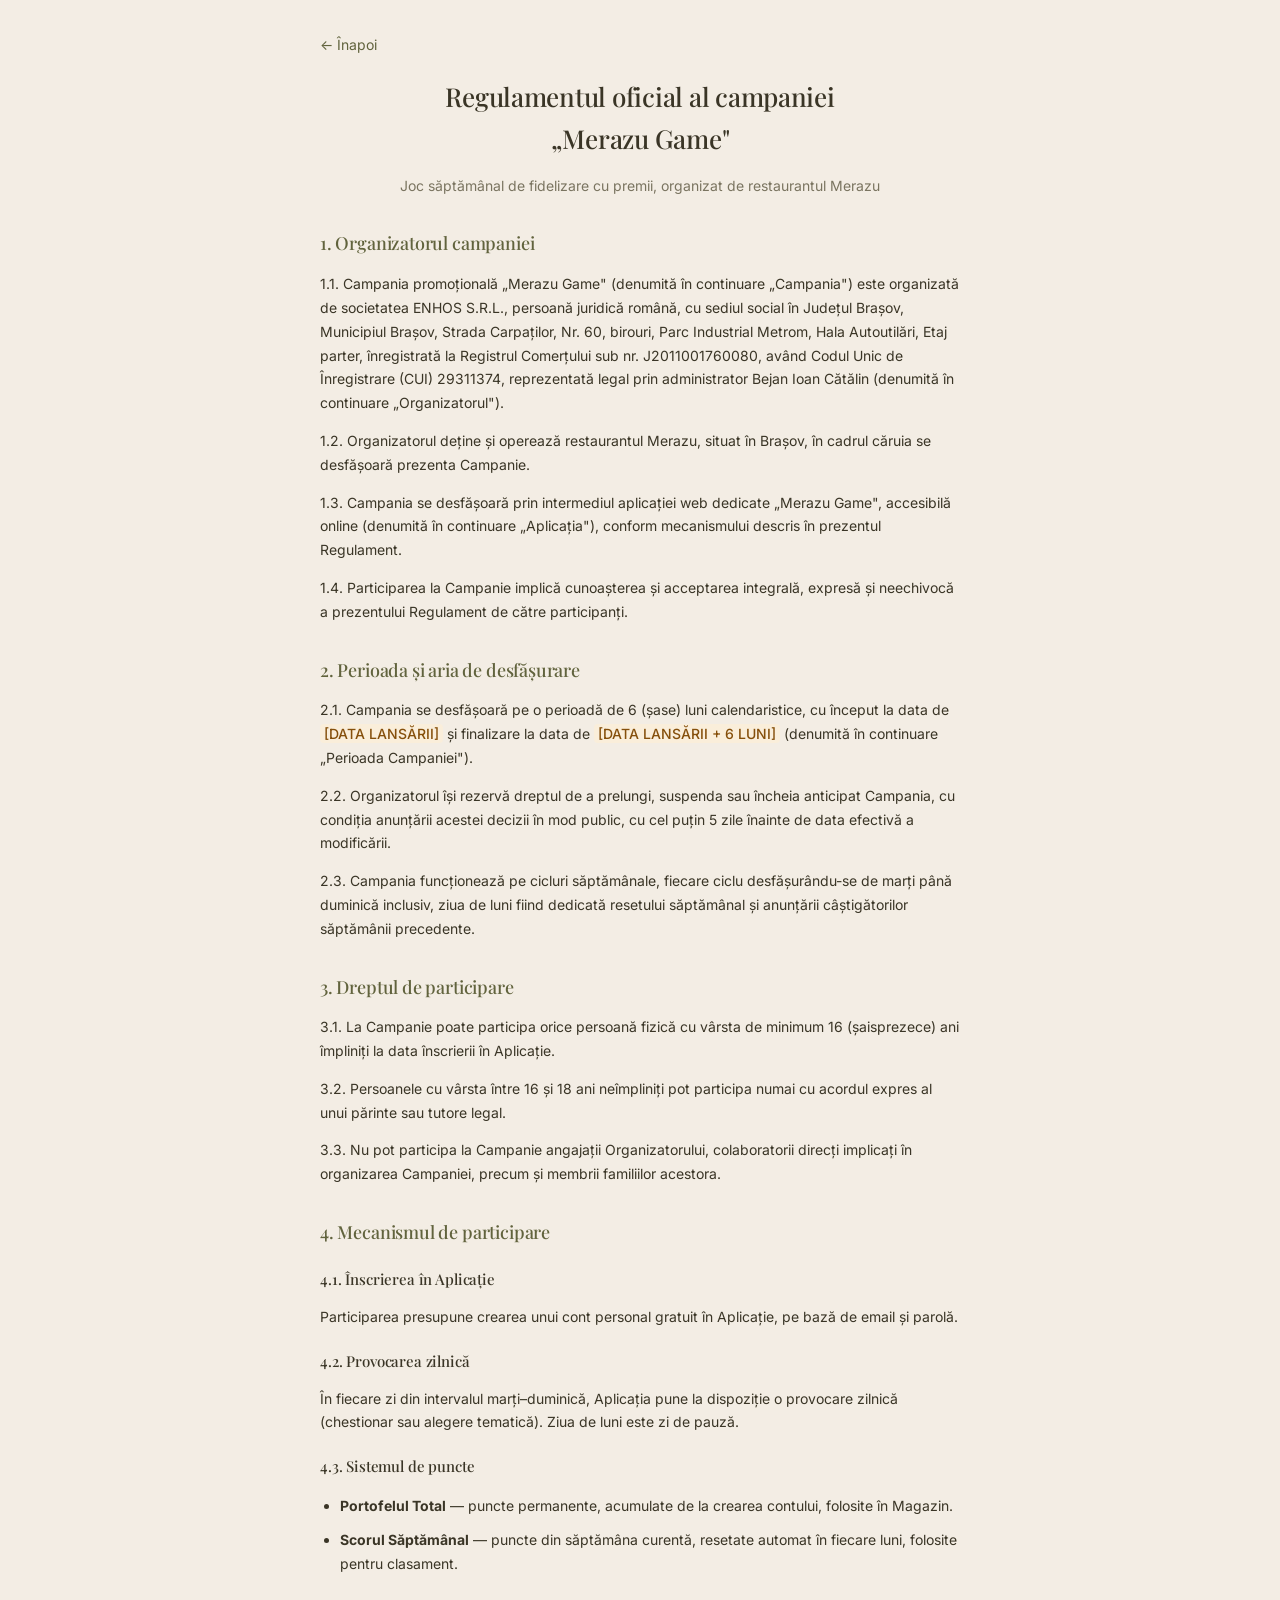
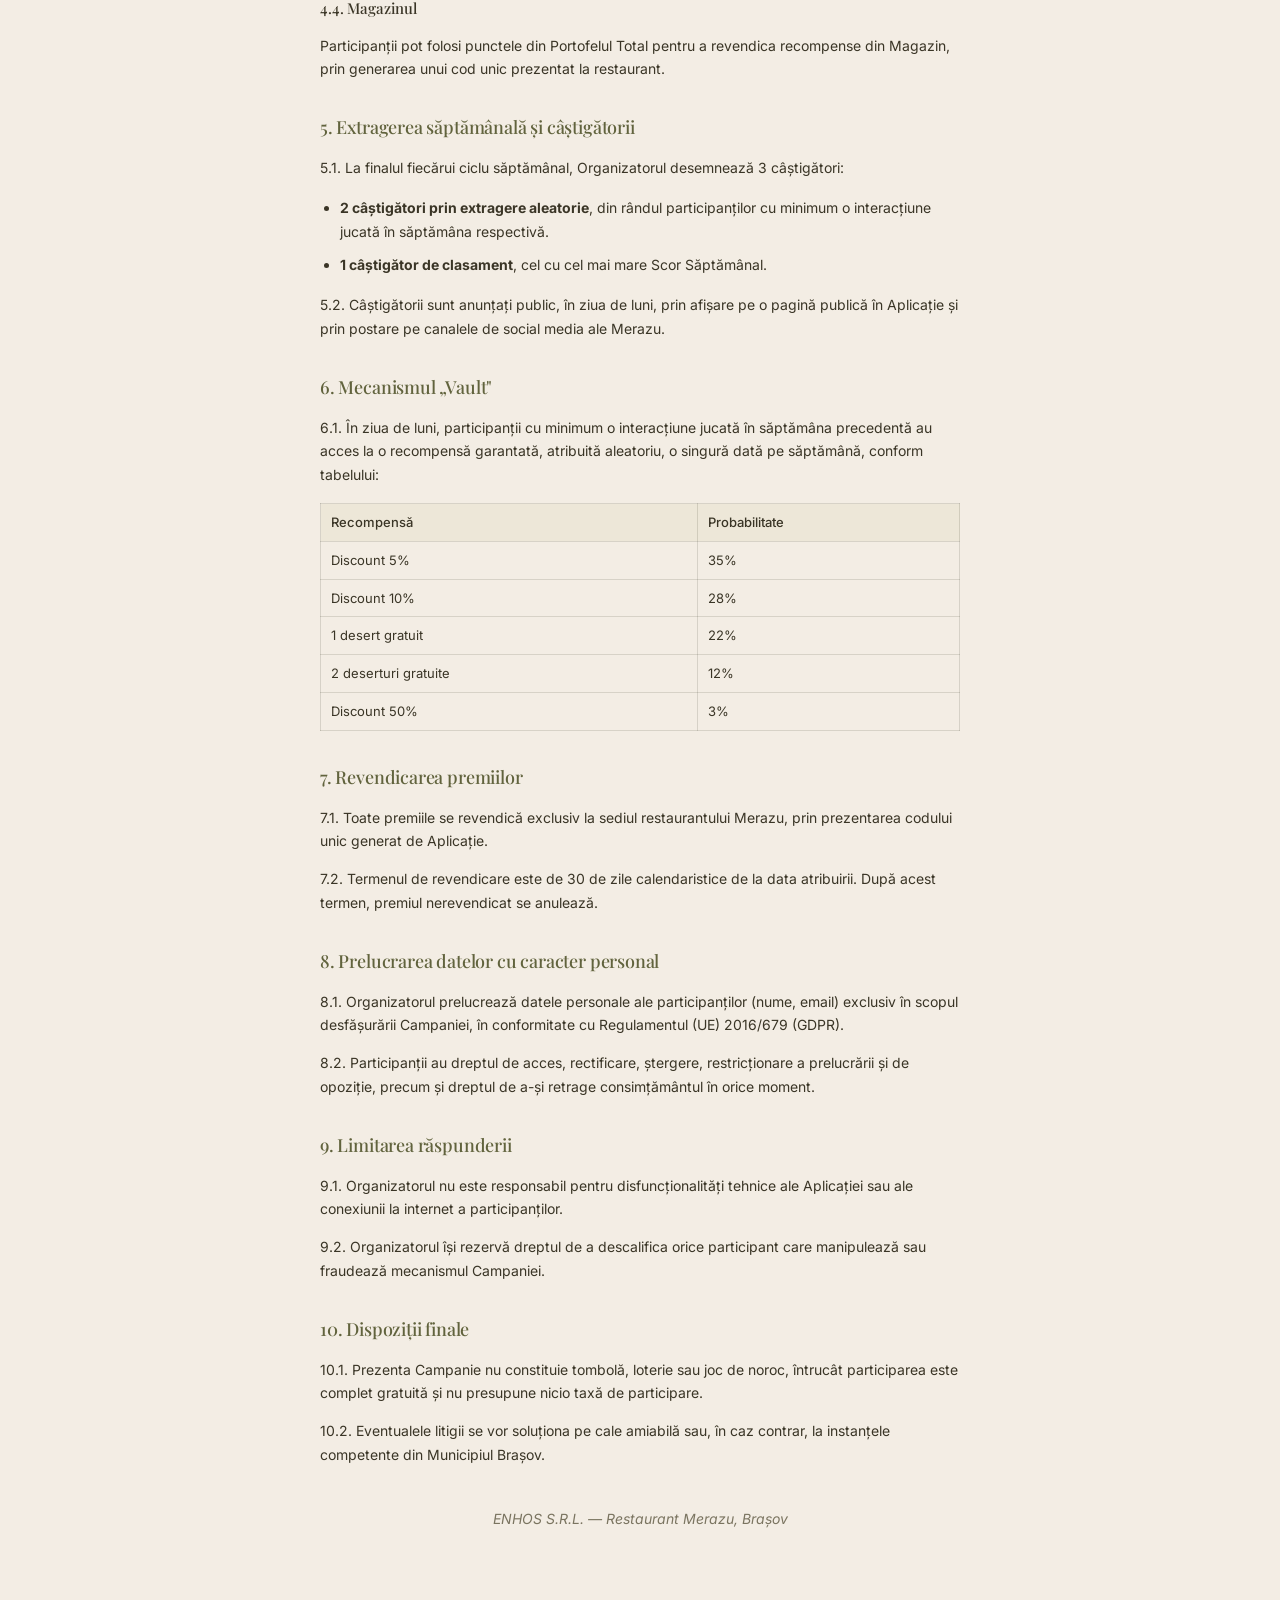
<file: regulament.html>
<!DOCTYPE html>
<html lang="ro">
<head>
<meta charset="UTF-8">
<meta name="viewport" content="width=device-width, initial-scale=1.0">
<title>Regulament oficial — Merazu Game</title>
<link rel="stylesheet" href="style.css">
<style>
.reg-wrap {
  max-width: 680px;
  margin: 0 auto;
  padding: 32px 20px 60px;
}
.reg-wrap h1 {
  font-size: 26px;
  text-align: center;
  margin-bottom: 4px;
}
.reg-wrap .reg-sub {
  text-align: center;
  color: var(--color-ink-soft);
  font-size: 14px;
  margin-bottom: 32px;
}
.reg-wrap h2 {
  font-size: 18px;
  margin: 32px 0 12px;
  color: var(--color-deep);
}
.reg-wrap h3 {
  font-size: 15px;
  margin: 20px 0 8px;
  color: var(--color-ink);
}
.reg-wrap p, .reg-wrap li {
  font-size: 14px;
  line-height: 1.7;
  color: var(--color-ink);
  margin-bottom: 10px;
}
.reg-wrap ul {
  padding-left: 20px;
}
.reg-wrap table {
  width: 100%;
  border-collapse: collapse;
  margin: 16px 0;
  font-size: 13px;
}
.reg-wrap th, .reg-wrap td {
  border: 1px solid rgba(58,53,38,0.15);
  padding: 8px 10px;
  text-align: left;
}
.reg-wrap th {
  background: var(--color-sand-light);
  font-weight: 500;
}
.reg-wrap .placeholder {
  background: #FAEEDA;
  color: #854F0B;
  font-weight: 500;
  padding: 1px 4px;
  border-radius: 4px;
}
.back-link {
  display: inline-block;
  margin-bottom: 20px;
  font-size: 14px;
  color: var(--color-deep);
  text-decoration: none;
}
</style>
</head>
<body>

<div class="reg-wrap">

  <a href="index.html" class="back-link">&larr; Înapoi</a>

  <h1>Regulamentul oficial al campaniei<br>„Merazu Game"</h1>
  <p class="reg-sub">Joc săptămânal de fidelizare cu premii, organizat de restaurantul Merazu</p>

  <h2>1. Organizatorul campaniei</h2>
  <p>1.1. Campania promoțională „Merazu Game" (denumită în continuare „Campania") este organizată de societatea ENHOS S.R.L., persoană juridică română, cu sediul social în Județul Brașov, Municipiul Brașov, Strada Carpaților, Nr. 60, birouri, Parc Industrial Metrom, Hala Autoutilări, Etaj parter, înregistrată la Registrul Comerțului sub nr. J2011001760080, având Codul Unic de Înregistrare (CUI) 29311374, reprezentată legal prin administrator Bejan Ioan Cătălin (denumită în continuare „Organizatorul").</p>
  <p>1.2. Organizatorul deține și operează restaurantul Merazu, situat în Brașov, în cadrul căruia se desfășoară prezenta Campanie.</p>
  <p>1.3. Campania se desfășoară prin intermediul aplicației web dedicate „Merazu Game", accesibilă online (denumită în continuare „Aplicația"), conform mecanismului descris în prezentul Regulament.</p>
  <p>1.4. Participarea la Campanie implică cunoașterea și acceptarea integrală, expresă și neechivocă a prezentului Regulament de către participanți.</p>

  <h2>2. Perioada și aria de desfășurare</h2>
  <p>2.1. Campania se desfășoară pe o perioadă de 6 (șase) luni calendaristice, cu început la data de <span class="placeholder">[DATA LANSĂRII]</span> și finalizare la data de <span class="placeholder">[DATA LANSĂRII + 6 LUNI]</span> (denumită în continuare „Perioada Campaniei").</p>
  <p>2.2. Organizatorul își rezervă dreptul de a prelungi, suspenda sau încheia anticipat Campania, cu condiția anunțării acestei decizii în mod public, cu cel puțin 5 zile înainte de data efectivă a modificării.</p>
  <p>2.3. Campania funcționează pe cicluri săptămânale, fiecare ciclu desfășurându-se de marți până duminică inclusiv, ziua de luni fiind dedicată resetului săptămânal și anunțării câștigătorilor săptămânii precedente.</p>

  <h2>3. Dreptul de participare</h2>
  <p>3.1. La Campanie poate participa orice persoană fizică cu vârsta de minimum 16 (șaisprezece) ani împliniți la data înscrierii în Aplicație.</p>
  <p>3.2. Persoanele cu vârsta între 16 și 18 ani neîmpliniți pot participa numai cu acordul expres al unui părinte sau tutore legal.</p>
  <p>3.3. Nu pot participa la Campanie angajații Organizatorului, colaboratorii direcți implicați în organizarea Campaniei, precum și membrii familiilor acestora.</p>

  <h2>4. Mecanismul de participare</h2>
  <h3>4.1. Înscrierea în Aplicație</h3>
  <p>Participarea presupune crearea unui cont personal gratuit în Aplicație, pe bază de email și parolă.</p>

  <h3>4.2. Provocarea zilnică</h3>
  <p>În fiecare zi din intervalul marți–duminică, Aplicația pune la dispoziție o provocare zilnică (chestionar sau alegere tematică). Ziua de luni este zi de pauză.</p>

  <h3>4.3. Sistemul de puncte</h3>
  <ul>
    <li><strong>Portofelul Total</strong> — puncte permanente, acumulate de la crearea contului, folosite în Magazin.</li>
    <li><strong>Scorul Săptămânal</strong> — puncte din săptămâna curentă, resetate automat în fiecare luni, folosite pentru clasament.</li>
  </ul>

  <h3>4.4. Magazinul</h3>
  <p>Participanții pot folosi punctele din Portofelul Total pentru a revendica recompense din Magazin, prin generarea unui cod unic prezentat la restaurant.</p>

  <h2>5. Extragerea săptămânală și câștigătorii</h2>
  <p>5.1. La finalul fiecărui ciclu săptămânal, Organizatorul desemnează 3 câștigători:</p>
  <ul>
    <li><strong>2 câștigători prin extragere aleatorie</strong>, din rândul participanților cu minimum o interacțiune jucată în săptămâna respectivă.</li>
    <li><strong>1 câștigător de clasament</strong>, cel cu cel mai mare Scor Săptămânal.</li>
  </ul>
  <p>5.2. Câștigătorii sunt anunțați public, în ziua de luni, prin afișare pe o pagină publică în Aplicație și prin postare pe canalele de social media ale Merazu.</p>

  <h2>6. Mecanismul „Vault"</h2>
  <p>6.1. În ziua de luni, participanții cu minimum o interacțiune jucată în săptămâna precedentă au acces la o recompensă garantată, atribuită aleatoriu, o singură dată pe săptămână, conform tabelului:</p>
  <table>
    <tr><th>Recompensă</th><th>Probabilitate</th></tr>
    <tr><td>Discount 5%</td><td>35%</td></tr>
    <tr><td>Discount 10%</td><td>28%</td></tr>
    <tr><td>1 desert gratuit</td><td>22%</td></tr>
    <tr><td>2 deserturi gratuite</td><td>12%</td></tr>
    <tr><td>Discount 50%</td><td>3%</td></tr>
  </table>

  <h2>7. Revendicarea premiilor</h2>
  <p>7.1. Toate premiile se revendică exclusiv la sediul restaurantului Merazu, prin prezentarea codului unic generat de Aplicație.</p>
  <p>7.2. Termenul de revendicare este de 30 de zile calendaristice de la data atribuirii. După acest termen, premiul nerevendicat se anulează.</p>

  <h2>8. Prelucrarea datelor cu caracter personal</h2>
  <p>8.1. Organizatorul prelucrează datele personale ale participanților (nume, email) exclusiv în scopul desfășurării Campaniei, în conformitate cu Regulamentul (UE) 2016/679 (GDPR).</p>
  <p>8.2. Participanții au dreptul de acces, rectificare, ștergere, restricționare a prelucrării și de opoziție, precum și dreptul de a-și retrage consimțământul în orice moment.</p>

  <h2>9. Limitarea răspunderii</h2>
  <p>9.1. Organizatorul nu este responsabil pentru disfuncționalități tehnice ale Aplicației sau ale conexiunii la internet a participanților.</p>
  <p>9.2. Organizatorul își rezervă dreptul de a descalifica orice participant care manipulează sau fraudează mecanismul Campaniei.</p>

  <h2>10. Dispoziții finale</h2>
  <p>10.1. Prezenta Campanie nu constituie tombolă, loterie sau joc de noroc, întrucât participarea este complet gratuită și nu presupune nicio taxă de participare.</p>
  <p>10.2. Eventualele litigii se vor soluționa pe cale amiabilă sau, în caz contrar, la instanțele competente din Municipiul Brașov.</p>

  <p style="text-align:center; margin-top:40px; color:var(--color-ink-soft); font-style:italic;">ENHOS S.R.L. — Restaurant Merazu, Brașov</p>

</div>

</body>
</html>
</file>
<file: style.css>
/* css/style.css — Merazu Game, identitate vizuală mediteraneană minimalistă */

@import url('https://fonts.googleapis.com/css2?family=Playfair+Display:wght@500;600;700&family=Inter:wght@400;500;600&display=swap');

:root {
  --color-bg: #F3EDE4;
  --color-bg-card: #FFFFFF;
  --color-ink: #3A3526;
  --color-ink-soft: #7A7460;
  --color-deep: #61633D;
  --color-deep-light: #767948;
  --color-sand: #BAAD87;
  --color-sand-light: #EDE7D8;
  --color-coral: #A35938;
  --color-coral-light: #BD7456;
  --color-success: #3B6D11;
  --color-danger: #A32D2D;
  --border: 1px solid rgba(58, 53, 38, 0.12);
  --radius: 14px;
  --radius-sm: 8px;
  --shadow-soft: 0 1px 2px rgba(58,53,38,0.05), 0 8px 24px rgba(58,53,38,0.07);
}

* { box-sizing: border-box; }

body {
  margin: 0;
  font-family: 'Inter', -apple-system, sans-serif;
  background: var(--color-bg);
  color: var(--color-ink);
  line-height: 1.6;
}

h1, h2, h3, .display {
  font-family: 'Playfair Display', serif;
  font-weight: 500;
  letter-spacing: -0.01em;
  margin: 0;
}

.wave-divider {
  display: block;
  width: 100%;
  height: 28px;
}

.app-shell {
  max-width: 480px;
  margin: 0 auto;
  min-height: 100vh;
  display: flex;
  flex-direction: column;
  padding: 0 20px;
}

.app-shell.wide {
  max-width: 720px;
}

.top-brand {
  display: flex;
  align-items: center;
  justify-content: center;
  gap: 10px;
  padding: 32px 0 8px;
}

.top-brand .mark {
  width: 38px;
  height: 38px;
  display: flex;
  align-items: center;
  justify-content: center;
}

.top-brand .mark img {
  width: 100%;
  height: 100%;
  object-fit: contain;
}

.top-brand .name {
  font-family: 'Playfair Display', serif;
  font-size: 20px;
  color: var(--color-deep);
}

.card {
  background: var(--color-bg-card);
  border: var(--border);
  border-radius: var(--radius);
  box-shadow: var(--shadow-soft);
  padding: 28px 24px;
}

.field {
  margin-bottom: 16px;
}

.field label {
  display: block;
  font-size: 13px;
  color: var(--color-ink-soft);
  margin-bottom: 6px;
}

.field input {
  width: 100%;
  padding: 12px 14px;
  border-radius: var(--radius-sm);
  border: 1.5px solid rgba(43,40,37,0.15);
  font-size: 15px;
  font-family: 'Inter', sans-serif;
  background: var(--color-bg);
  color: var(--color-ink);
  transition: border-color 0.15s ease;
}

.field input:focus {
  outline: none;
  border-color: var(--color-deep);
}

.checkbox-row {
  display: flex;
  align-items: flex-start;
  gap: 10px;
  margin-bottom: 20px;
}

.checkbox-row input {
  margin-top: 3px;
  width: 16px;
  height: 16px;
  accent-color: var(--color-deep);
}

.checkbox-row label {
  font-size: 13px;
  color: var(--color-ink-soft);
  line-height: 1.5;
}

.checkbox-row a {
  color: var(--color-deep);
  text-decoration: underline;
}

.btn {
  display: block;
  width: 100%;
  padding: 13px 16px;
  border-radius: var(--radius-sm);
  border: none;
  font-size: 15px;
  font-weight: 500;
  font-family: 'Inter', sans-serif;
  cursor: pointer;
  transition: opacity 0.15s ease, transform 0.1s ease;
  text-align: center;
}

.btn:active { transform: scale(0.99); }
.btn:disabled { opacity: 0.5; cursor: not-allowed; }

.btn-primary {
  background: var(--color-deep);
  color: #fff;
}
.btn-primary:hover:not(:disabled) { background: var(--color-deep-light); }

.btn-ghost {
  background: transparent;
  border: 1.5px solid rgba(43,40,37,0.15);
  color: var(--color-ink);
}
.btn-ghost:hover:not(:disabled) { background: var(--color-sand-light); }

.switch-row {
  text-align: center;
  margin-top: 18px;
  font-size: 14px;
  color: var(--color-ink-soft);
}

.switch-row button {
  background: none;
  border: none;
  color: var(--color-deep);
  font-weight: 500;
  cursor: pointer;
  font-size: 14px;
  padding: 0;
  text-decoration: underline;
}

.alert {
  padding: 11px 14px;
  border-radius: var(--radius-sm);
  font-size: 13px;
  margin-bottom: 16px;
}

.alert-error {
  background: #FBEAEA;
  color: var(--color-danger);
}

.alert-success {
  background: #EAF3DE;
  color: var(--color-success);
}

.eyebrow {
  font-size: 12px;
  text-transform: uppercase;
  letter-spacing: 0.08em;
  color: var(--color-ink-soft);
  margin-bottom: 6px;
}

.subtitle {
  color: var(--color-ink-soft);
  font-size: 14px;
  margin-top: 6px;
}

.bottom-nav {
  position: sticky;
  bottom: 0;
  display: flex;
  background: var(--color-bg-card);
  border-top: var(--border);
  padding: 8px 4px calc(8px + env(safe-area-inset-bottom));
  margin-top: auto;
}

.bottom-nav a {
  flex: 1;
  display: flex;
  flex-direction: column;
  align-items: center;
  gap: 3px;
  text-decoration: none;
  color: var(--color-ink-soft);
  font-size: 11px;
  padding: 6px 0;
  border-radius: var(--radius-sm);
}

.bottom-nav a.active {
  color: var(--color-deep);
}

.bottom-nav svg {
  width: 20px;
  height: 20px;
}

.page-content {
  flex: 1;
  padding: 20px 0 24px;
}

.loading-spin {
  display: inline-block;
  width: 18px;
  height: 18px;
  border: 2px solid rgba(255,255,255,0.4);
  border-top-color: #fff;
  border-radius: 50%;
  animation: spin 0.7s linear infinite;
}

@keyframes spin { to { transform: rotate(360deg); } }

.game-header {
  display: flex;
  align-items: center;
  justify-content: space-between;
  padding: 20px 0 8px;
}

.btn-icon {
  background: none;
  border: none;
  font-size: 20px;
  cursor: pointer;
  color: var(--color-ink-soft);
  padding: 6px;
  border-radius: var(--radius-sm);
  transition: background 0.15s;
}
.btn-icon:hover { background: var(--color-sand-light); }

.points-bar {
  display: flex;
  align-items: center;
  background: var(--color-deep);
  border-radius: var(--radius);
  padding: 14px 20px;
  margin-bottom: 20px;
  color: #fff;
}
.points-card { flex: 1; text-align: center; }
.points-label { font-size: 11px; opacity: 0.75; margin: 0 0 4px; text-transform: uppercase; letter-spacing: 0.06em; }
.points-value { font-size: 20px; font-weight: 500; margin: 0; font-family: 'Playfair Display', serif; }
.points-divider { width: 1px; background: rgba(255,255,255,0.2); height: 36px; margin: 0 12px; }

.streak-day {
  flex: 1;
  text-align: center;
  padding: 8px 4px;
  border-radius: var(--radius-sm);
  background: var(--color-bg-card);
  border: var(--border);
  font-size: 12px;
  color: var(--color-ink-soft);
  font-weight: 500;
}
.streak-day.active {
  background: var(--color-deep);
  color: #fff;
  border-color: var(--color-deep);
}

.option-btn {
  text-align: left;
  padding: 12px 14px;
  border-radius: var(--radius-sm);
  border: 1.5px solid rgba(97,99,61,0.2);
  background: var(--color-bg);
  font-size: 14px;
  cursor: pointer;
  transition: all 0.15s ease;
  font-family: 'Inter', sans-serif;
  color: var(--color-ink);
  width: 100%;
}
.option-btn:hover { border-color: var(--color-deep); background: var(--color-sand-light); }
.option-btn.selected { border-color: var(--color-deep); background: var(--color-deep); color: #fff; }

.choice-btn {
  padding: 14px 10px;
  border-radius: var(--radius-sm);
  border: 1.5px solid rgba(97,99,61,0.2);
  background: var(--color-bg);
  font-size: 13px;
  cursor: pointer;
  transition: all 0.15s ease;
  font-family: 'Inter', sans-serif;
  color: var(--color-ink);
  text-align: center;
  line-height: 1.4;
}
.choice-btn:hover { border-color: var(--color-deep); background: var(--color-sand-light); }
.choice-btn.selected { border-color: var(--color-coral); background: var(--color-coral); color: #fff; }

.rank-row {
  display: flex;
  align-items: center;
  gap: 12px;
  background: var(--color-bg-card);
  border: var(--border);
  border-radius: var(--radius-sm);
  padding: 10px 14px;
}

.rank-row-self {
  border: 1.5px solid var(--color-deep);
  background: var(--color-sand-light);
}

.rank-number {
  width: 24px;
  text-align: center;
  font-size: 14px;
  font-weight: 500;
  color: var(--color-ink-soft);
  flex-shrink: 0;
}

.rank-avatar {
  width: 32px;
  height: 32px;
  border-radius: 50%;
  background: var(--color-sand-light);
  color: var(--color-deep);
  display: flex;
  align-items: center;
  justify-content: center;
  font-size: 12px;
  font-weight: 500;
  flex-shrink: 0;
}

.rank-name {
  flex: 1;
  font-size: 14px;
  color: var(--color-ink);
  overflow: hidden;
  text-overflow: ellipsis;
  white-space: nowrap;
}

.rank-points {
  font-size: 13px;
  font-weight: 500;
  color: var(--color-deep);
  flex-shrink: 0;
}
</file>
